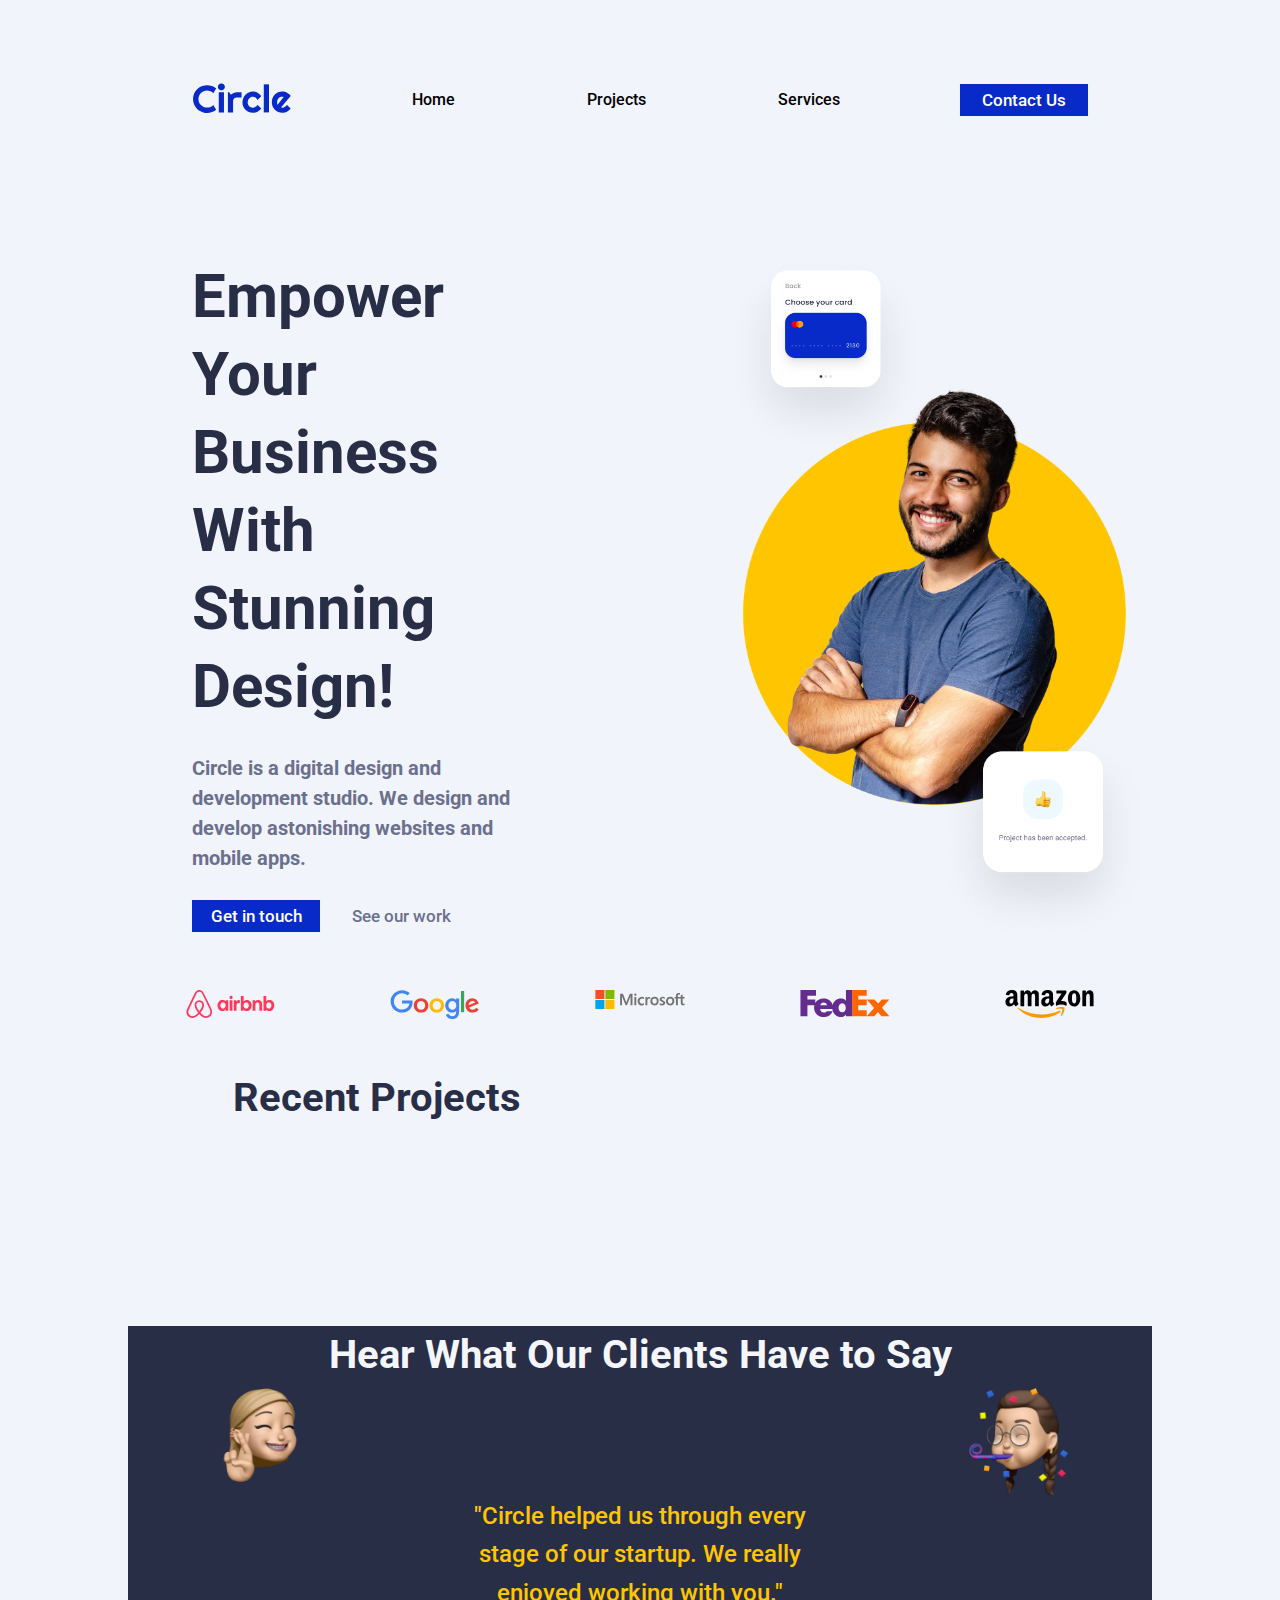
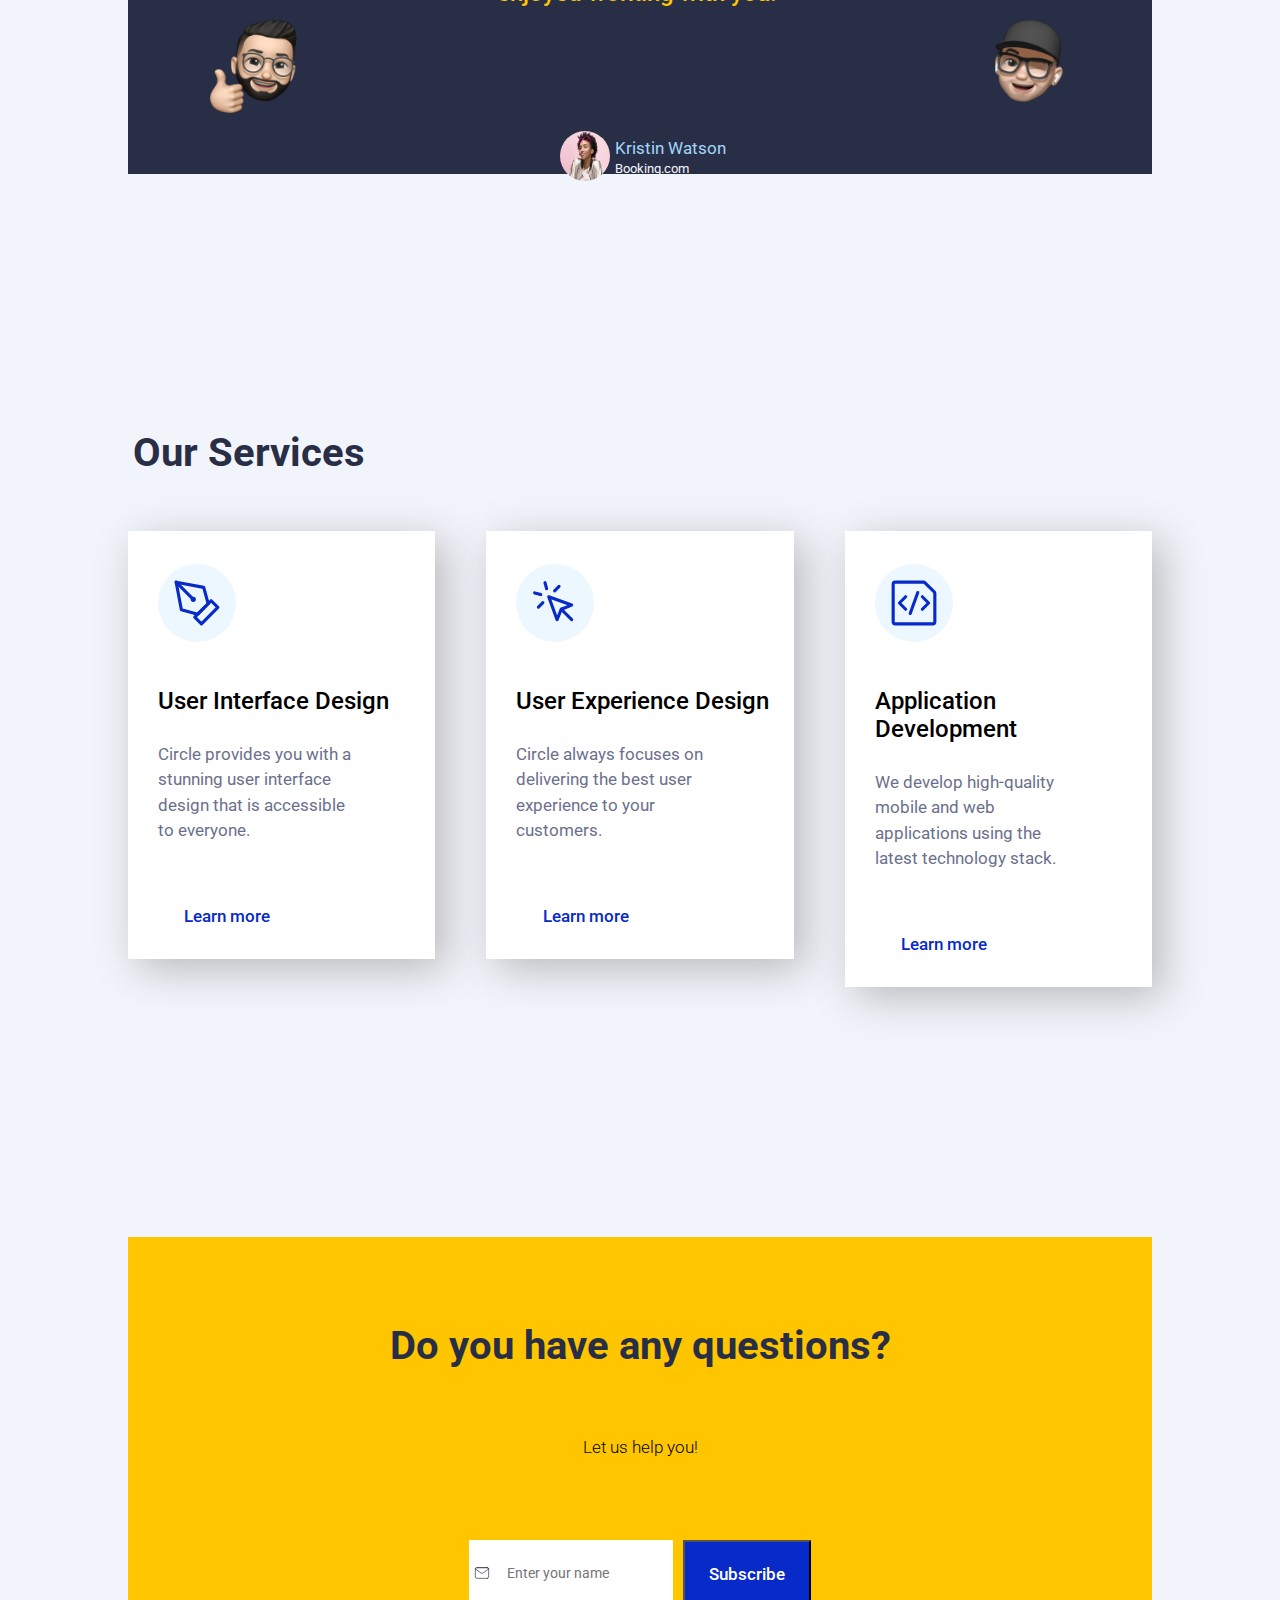
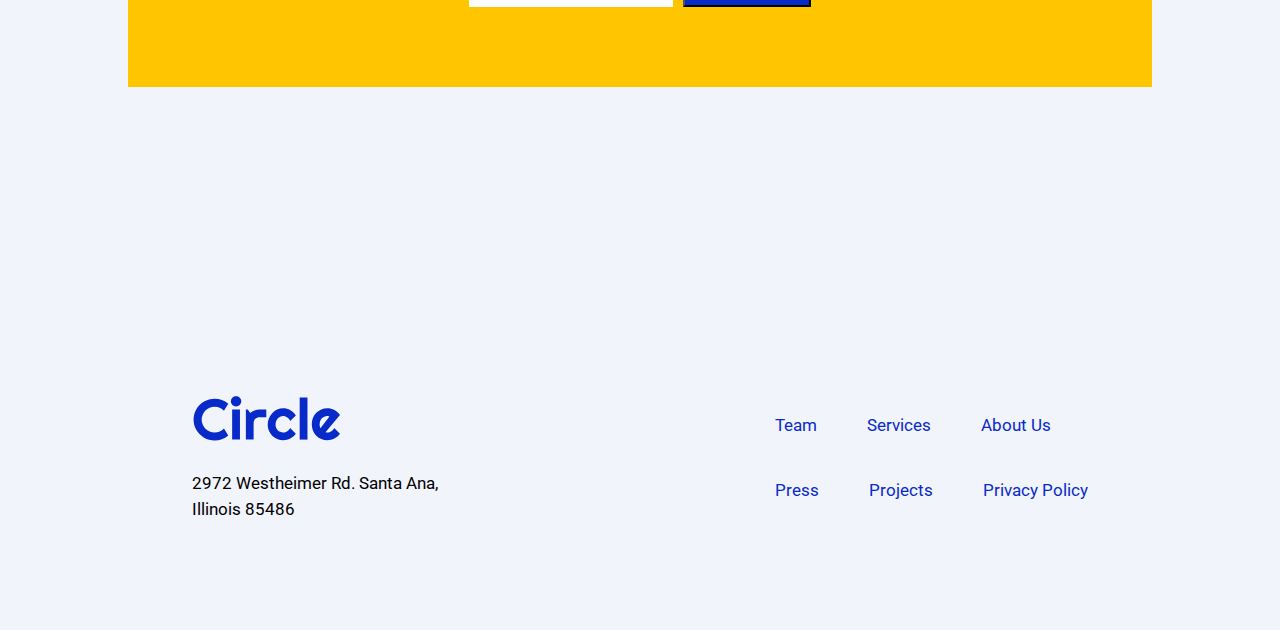
<file: index.html>
<!DOCTYPE html>
<html lang="en">
<head>
    <meta charset="UTF-8">
    <meta http-equiv="X-UA-Compatible" content="IE=edge">
    <meta name="viewport" content="width=device-width, initial-scale=1.0">
    <title>Circle Agency</title>
    <link rel="stylesheet" href="resources/styles/style.css" />
</head>
<body>
    <!-- HEADER SECTION -->
    <header>
        <div>
            <img class="logo-circle" src="./resources/images/logos/circle.svg" alt="circle logo">
        </div>
        <nav>
          <ul class="nav-menu">
            <li class="nav-item"><a href="./index.html" class= "nav-link" >Home</a></li>
            <li class="nav-item"><a href="./project.html" class= "nav-link" >Projects</a></li>
            <li class="nav-item"><a href="#" class= "nav-link" >Services</a></li>
          </ul>
          <div class="hamburger">
            <span class="bar"></span>
            <span class="bar"></span>
            <span class="bar"></span>
          </div>
        </nav>
        <div class="hacemos-y-ya-vemos">
            <button class="style-button-contact" type="button"><a href="./contact-us.html">Contact Us</a></button>
        </div>
    </header>

    <!-- MAIN SECTION -->

    <main>
      <div id="hero-main-section-text">

        <h1>Empower Your Business With Stunning Design!</h1>
    
        <h4>Circle is a digital design and development studio. We design and develop astonishing websites and mobile apps.</h4>

        <div class="hero-main-section-button">
            <button class="getintouch-button" type="button"><a href="./contact-us.html">Get in touch</a></button>

            <button class="seeourwork-button" type="button"><a href="./contact-us.html">See our work</a></button>
        </div>

      </div>

      <div id="hero-main-section-images">

        <!-- <img class="img1" src="./resources/images/hero-section/hero-image.png" alt="Main Image"> -->

        <img class="img2" src="./resources/images/hero-section/card-1.png" alt="Choose your card">

        <img class="img3" src="./resources/images/hero-section/card-2.png" alt="Project has been accepted">

      </div>

  

    </main>

    <!-- CLIENTS SECTION -->
    <section id="clients-section">

       <div class="logo-clients-one">
        <img src="./resources/images/logos/airbnb-logo.svg" alt="airbnb logo">
       </div>

       <div class="logo-clients-one">
        <img src="./resources/images/logos/google-logo.svg" alt="google logo">
       </div>

       <div class="logo-clients-two">
        <img src="./resources/images/logos/microsoft-logo.svg" alt="microsoft logo">
       </div>

       <div class="logo-clients-two">
        <img src="./resources/images/logos/fedex-logo.svg" alt="fedex-logo">
       </div>

       <div>
        <img src="./resources/images/logos/amazon-logo.svg" alt="amazon logo">
       </div>

    </section>

    <!-- RECENT PROJECTS -->
    <section id="recent-project-section">

            <h2>Recent Projects</h2>

            <div class="external-div-project">

                <!-- <div class="internal-div-project">
                    <img class="image-project" src="./resources/images/projects-section/2.jpg" alt="">
                    <h3>Simplify</h3>
                    <p>UI Design & App Development</p>
                    <button class="learn-more-button" type="button"><a href="project.html">Learn More</a></button>
                </div>

                <div class="internal-div-project">
                    <img class="image-project" src="./resources/images/projects-section/2.jpg" alt="">
                    <h3>Dashcoin</h3>
                    <p>Web Development</p>
                    <button class="learn-more-button" type="button"><a href="project.html">Learn More</a></button>
                </div>
                
                <div class="internal-div-project">
                    <img class="image-project" src="./resources/images/projects-section/2.jpg" alt="">
                    <h3>Vectorify</h3>
                    <p>User Experience Design</p>
                    <button class="learn-more-button" type="button"><a href="project.html">Learn More</a></button>
                </div> -->
            </div>
    </section>

    <!-- TESTIMONIAL PROJECTS -->
    <section id="testimonial-project-section">
        <img class="face1" src="./resources/images/testimonial-section/memoji-1.png" alt="memoji img 1">
        <img class="face2" src="./resources/images/testimonial-section/memoji-2.png" alt="memoji img 2">
        <img class="face3" src="./resources/images/testimonial-section/memoji-3.png" alt="memoji img 3">
        <img class="face4" src="./resources/images/testimonial-section/memoji-4.png" alt="memoji img 4">
        
        <div id="central-box-profile">
        <h2>Hear What Our Clients Have to Say</h2>

        <p class="quote">"Circle helped us through every stage of our startup. We really enjoyed working with you."</p>

        <div id="booking">
            <div id="rounded-frame">
                <img src="resources/images/testimonial-section/profile.png" alt="Profile image">
            </div>
            
            <div class="info-profile">
                <p class="name-profile">Kristin Watson</p>
                <p class="url-profile">Booking.com</p>
            </div>

        </div>

    </section>

    <!-- SERVICES SECTION  -->
    <section>
        <h2>Our Services</h2>
        <div>
            <div class="services">
                <div><img src="./resources/images/services-section/icons/1.svg" alt="icon1"></div>
                <h3>User Interface Design</h3>
                <p>Circle provides you with a stunning user interface design that is accessible to everyone.</p>
                <button type="button">Learn more</button>
            </div>
            <div class="services">
                <div><img src="./resources/images/services-section/icons/2.svg" alt="icon2"></div>
                <h3>User Experience Design</h3>
                <p>Circle always focuses on delivering the best user experience to your customers.</p>
                <button type="button">Learn more</button>
            </div>
            <div class="services">
                <div><img src="./resources/images/services-section/icons/3.svg" alt="icon3"></div>
                <h3>Application Development</h3>
                <p>We develop high-quality mobile and web applications using the latest technology stack.</p>
                <button type="button">Learn more</button>
            </div>
        </div>  
    </section>

    <!-- CTA SECTIONa -->
    <section class="cta">
        <h2>Do you have any questions?</h2>
        <p>Let us help you!</p>
        <label for="email"></label><br/>
        <div>
            <input type="email" id="emailcta"  name="email" placeholder="Enter your name"/>
            <button type="button">Subscribe</button>
        </div>
    </section>
    
     <!-- footer -->
     <footer>
        <div id="footericon">
            <img src="./resources/images/logos/circle.svg" alt="iconcircle">
            <p>2972 Westheimer Rd. Santa Ana, Illinois 85486 </p>
        </div>
        
        <div id="footerlist">
                <div class="list1">
                    <ul>
                        <li>Team</li>
                        <li>Services</li>
                        <li>About Us</li>
                    </ul>
                </div>
                <div class="list2">
                    <ul>
                        <li>Press</li>
                        <li>Projects</li>
                        <li>Privacy Policy</li>
                    </ul>
                </div>
        </div>
      </footer>
      <script src="/resources/js/index.js"></script>
</body>
</html>
</file>
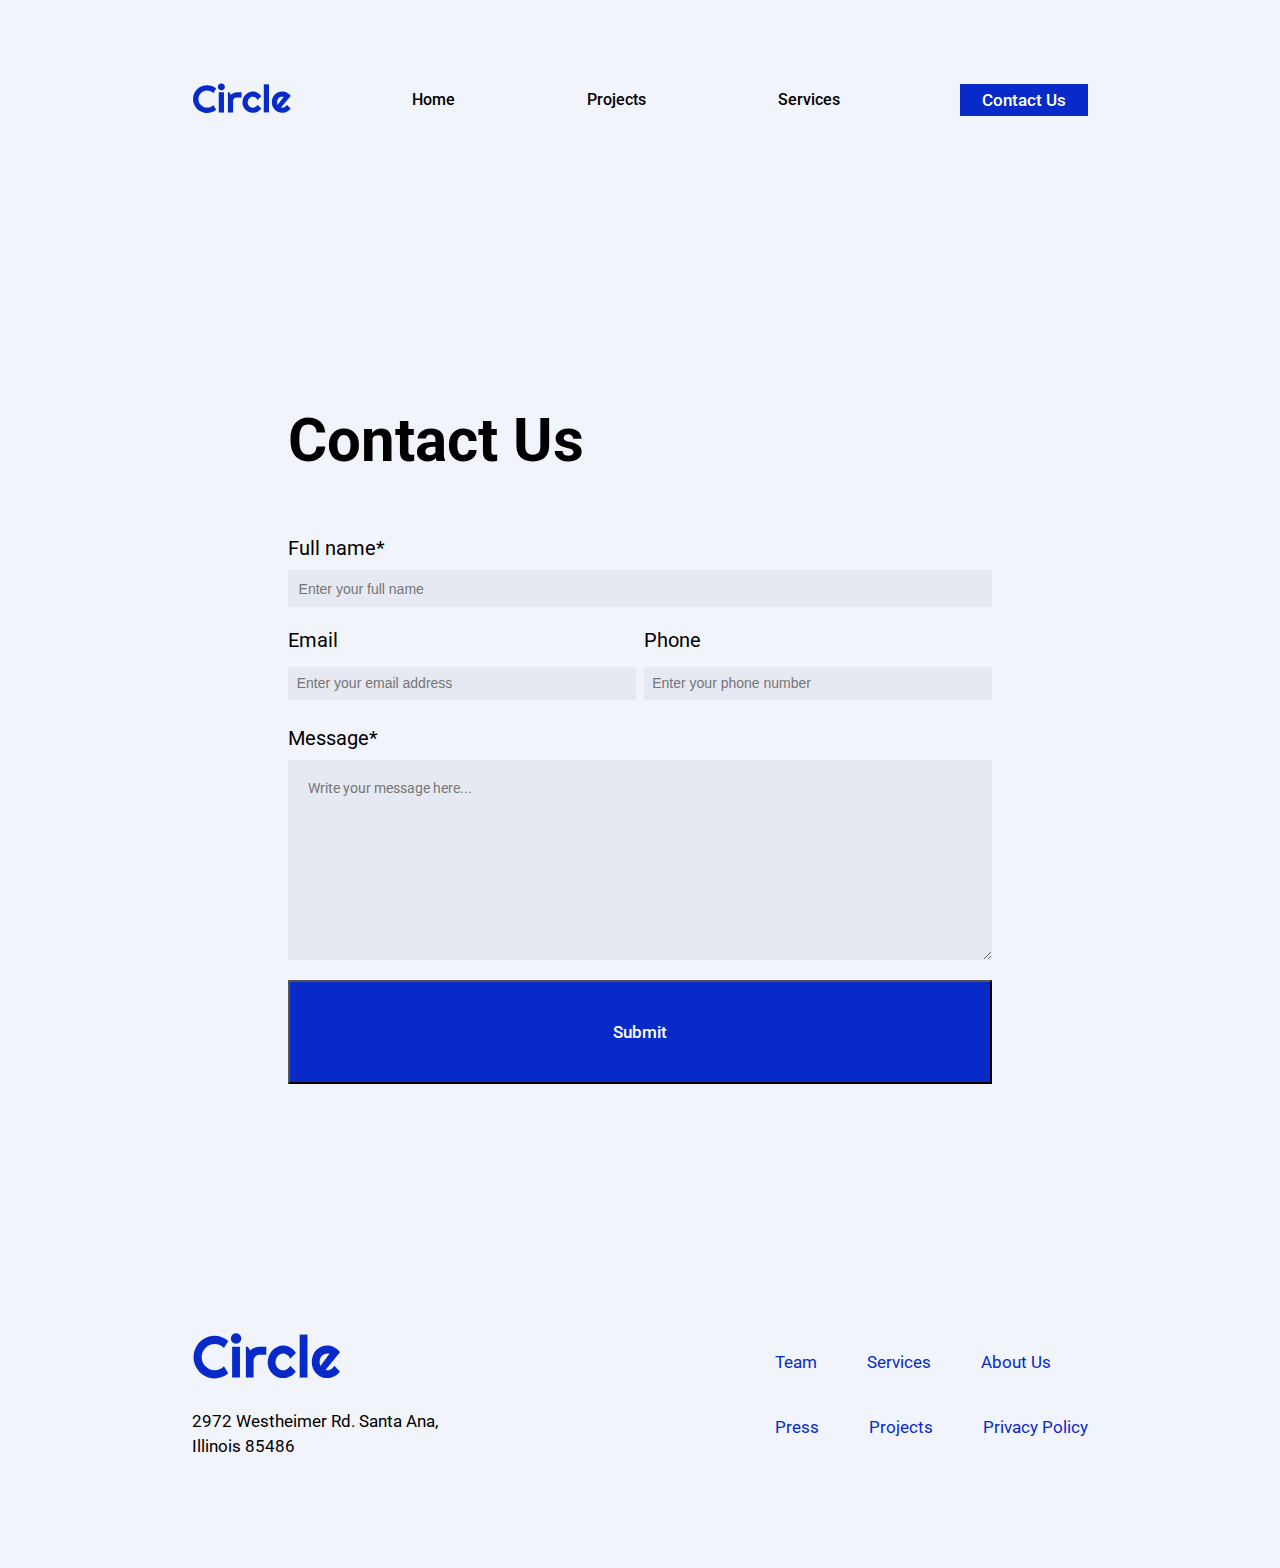
<file: contact-us.html>
<!DOCTYPE html>
<html lang="en">
<head>
  <meta charset="UTF-8">
  <meta http-equiv="X-UA-Compatible" content="IE=edge">
  <meta name="viewport" content="width=device-width, initial-scale=1.0">
  <title>Contact Us</title>
  <link rel="stylesheet" href="./resources/styles/style.css">
</head>
<body>
   <!-- HEADER SECTION -->
   <header>
    <div>
        <img class="logo-circle" src="./resources/images/logos/circle.svg" alt="circle logo">
    </div>
    <nav>
      <ul class="nav-menu">
        <li class="nav-item"><a href="./index.html" class= "nav-link" >Home</a></li>
        <li class="nav-item"><a href="./project.html" class= "nav-link" >Projects</a></li>
        <li class="nav-item"><a href="#" class= "nav-link" >Services</a></li>
      </ul>
      <div class="hamburger">
        <span class="bar"></span>
        <span class="bar"></span>
        <span class="bar"></span>
      </div>
    </nav>
    <div class="hacemos-y-ya-vemos">
        <button class="style-button-contact" type="button"><a href="./contact-us.html">Contact Us</a></button>
    </div>
</header>

<!-- FORM SECTION -->

  <section id="contactform">
    
      <h1 id="h1form">Contact Us</h1>
    
    <div>
      <form id="form">
          <label for="fname">Full name*</label>
          <input type="text"name="fname"  id="name" placeholder="Enter your full name">

          <div class="form2">
            <div>
              <label for="email">Email</label>
              <input type="email" id="email" name="email" placeholder="Enter your email address">
            </div>

            <div>
              <label for="phone">Phone</label>
              <input type="number" id="phone" name="phone" placeholder="Enter your phone number">
            </div>

          </div>
          <label for="msn">Message*</label>
          <textarea name="" id="message" cols="30" rows="10" placeholder="Write your message here..."></textarea>
          <button>Submit</button>
      </form>
    </div>
  </section>
  <footer>
    <div id="footericon">
        <img src="./resources/images/logos/circle.svg" alt="iconcircle">
        <p>2972 Westheimer Rd. Santa Ana, Illinois 85486 </p>
    </div>

    <!-- FOOTER SECTION -->
    
    <div id="footerlist">
            <div class="list1">
                <ul>
                    <li>Team</li>
                    <li>Services</li>
                    <li>About Us</li>
                </ul>
            </div>
            <div class="list2">
                <ul>
                    <li>Press</li>
                    <li>Projects</li>
                    <li>Privacy Policy</li>
                </ul>
            </div>
    </div>
  </footer>
  <script src="./resources/js/contact.js"></script>
</body>
</html>
</file>
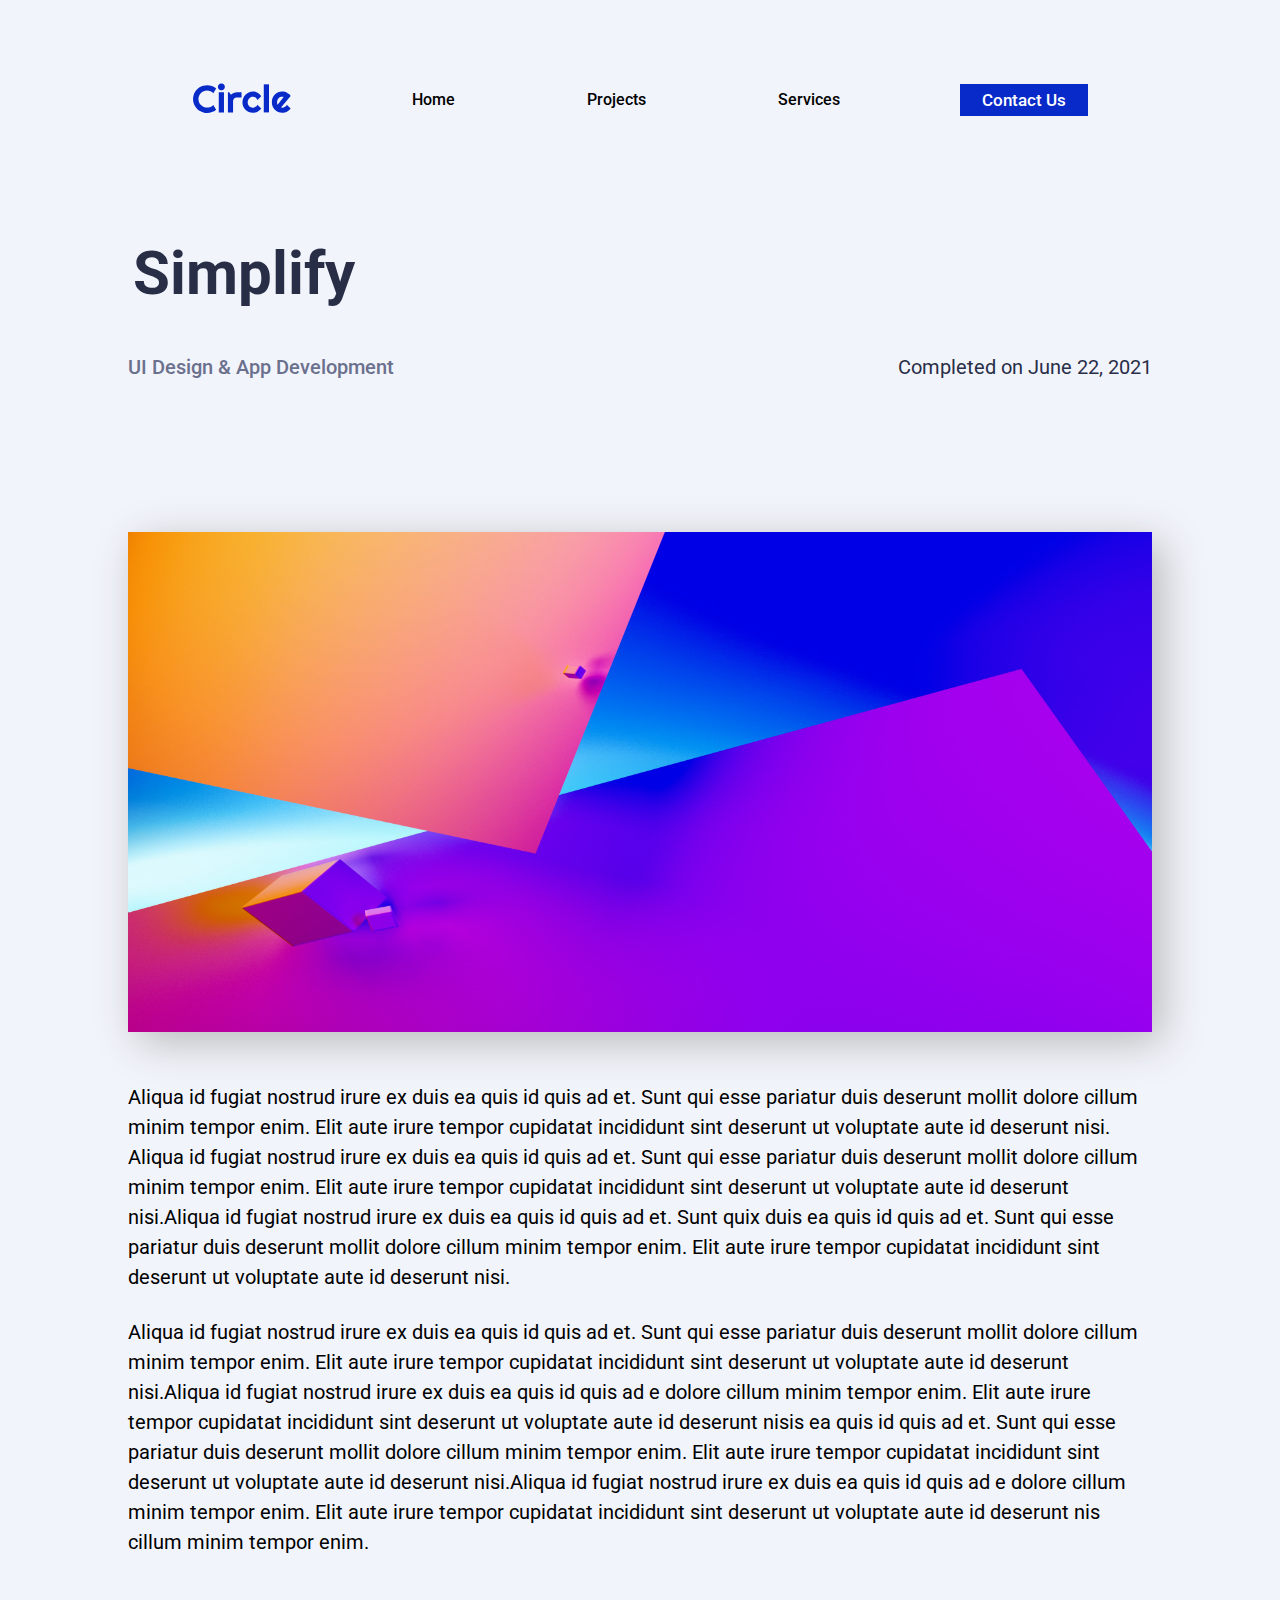
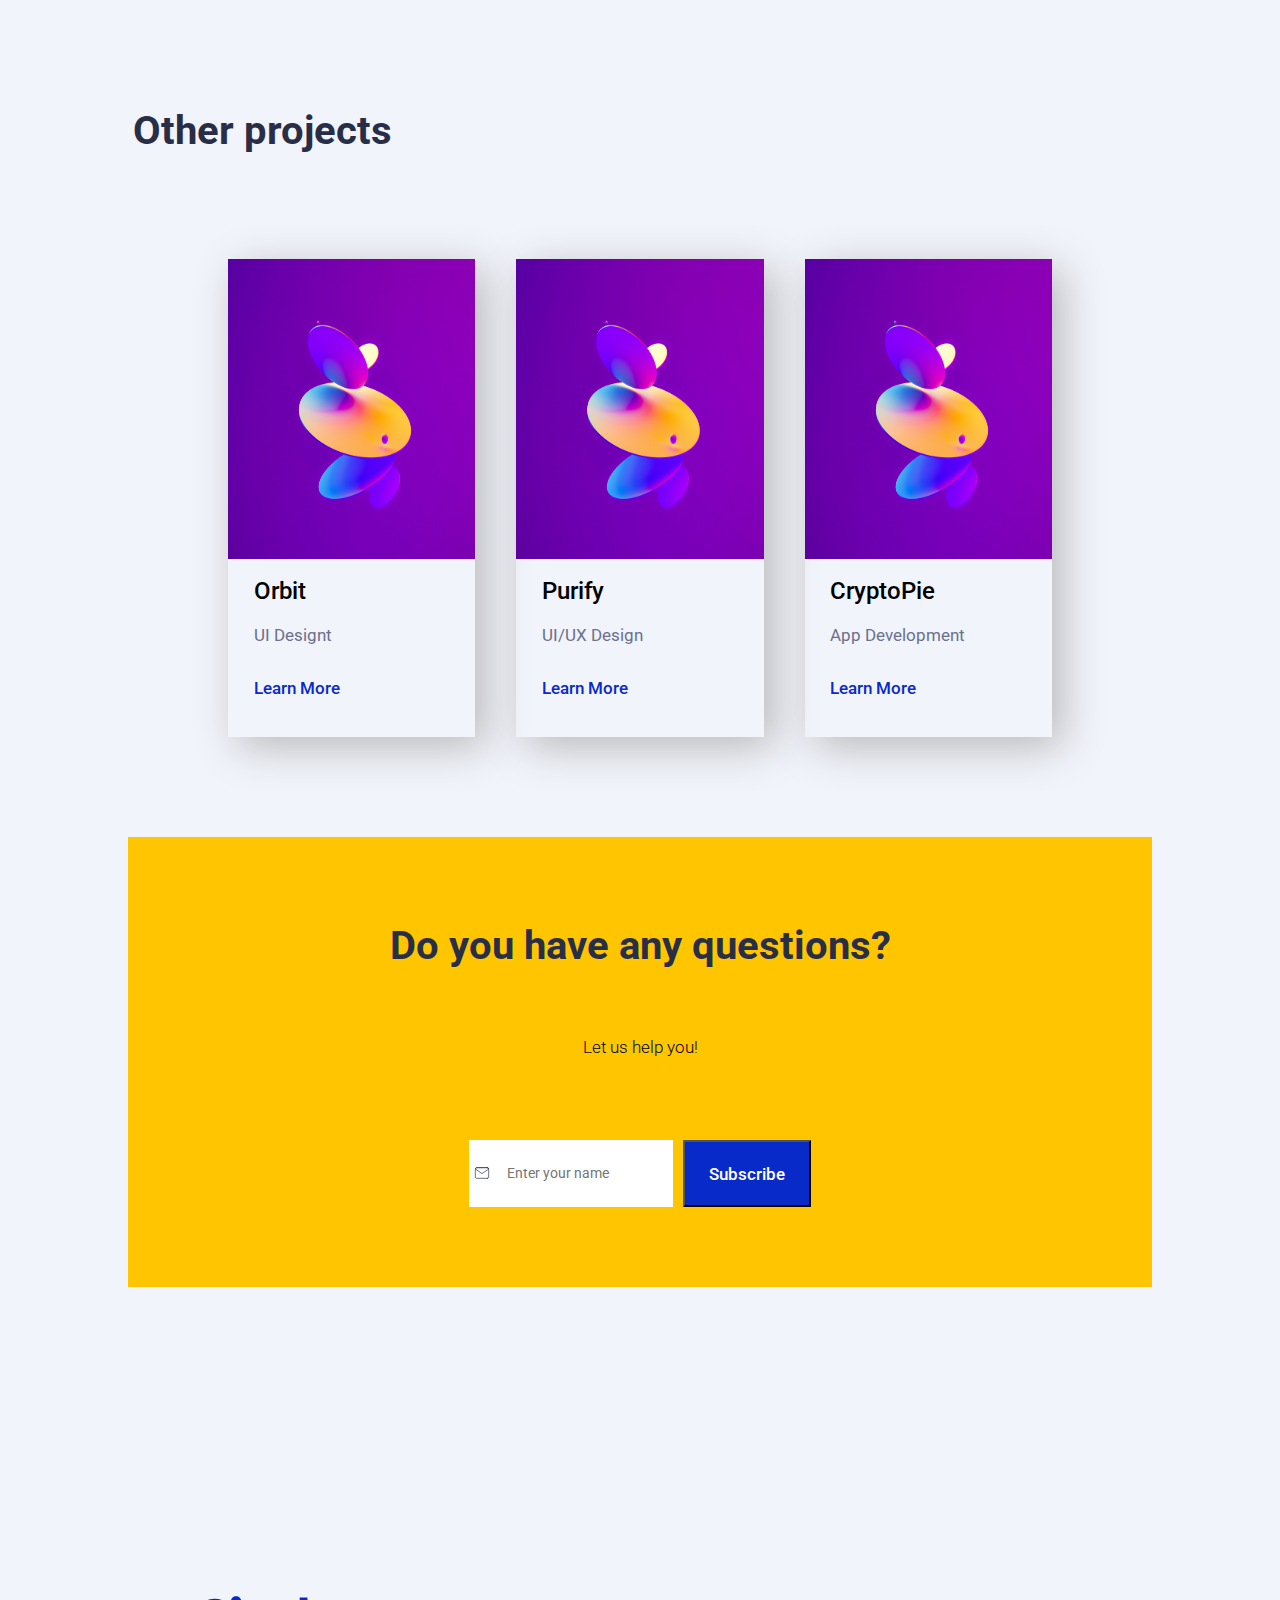
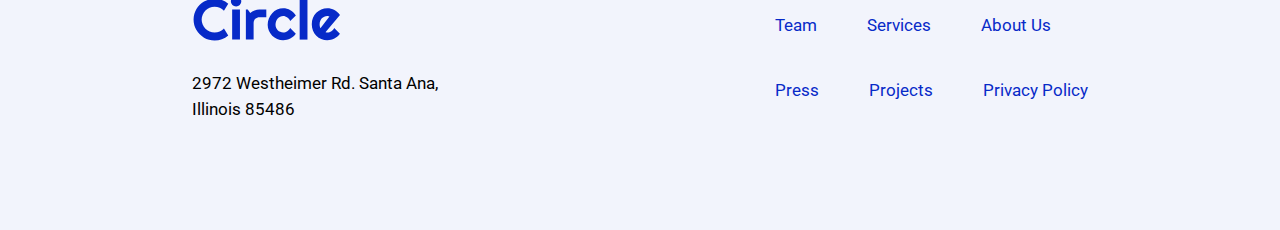
<file: project.html>
<!DOCTYPE html>
<html lang="en">
  <head>
    <meta charset="UTF-8" />
    <meta http-equiv="X-UA-Compatible" content="IE=edge" />
    <meta name="viewport" content="width=device-width, initial-scale=1.0" />
    <title>Circle Agency</title>
    <link rel="stylesheet" href="resources/styles/style.css" />
  </head>
  <body>

    <!-- HEADER SECTION -->
    <header>
      <div>
          <img class="logo-circle" src="./resources/images/logos/circle.svg" alt="circle logo">
      </div>
      <nav>
        <ul class="nav-menu">
          <li class="nav-item"><a href="./index.html" class= "nav-link" >Home</a></li>
          <li class="nav-item"><a href="./project.html" class= "nav-link" >Projects</a></li>
          <li class="nav-item"><a href="#" class= "nav-link" >Services</a></li>
        </ul>
        <div class="hamburger">
          <span class="bar"></span>
          <span class="bar"></span>
          <span class="bar"></span>
        </div>
      </nav>
      <div class="hacemos-y-ya-vemos">
          <button class="style-button-contact" type="button"><a href="./contact-us.html">Contact Us</a></button>
      </div>
  </header>

    <!-- MAIN SECTION -->
    <main id="main-project-section" class="proba">

      <h2>Simplify</h2>

      <div class="subtitle-left">
            <p>UI Design & App Development</p>

          <div class="subtitle-right">
            <p>Completed on June 22, 2021</p>
          </div>

      </div>

      <img src="./resources/images/projects-section/1.jpg" alt="">

      <p>Aliqua id fugiat nostrud irure ex duis ea quis id quis ad et. Sunt qui esse pariatur duis deserunt mollit dolore cillum minim tempor enim. Elit aute irure tempor cupidatat incididunt sint deserunt ut voluptate aute id deserunt nisi. Aliqua id fugiat nostrud irure ex duis ea quis id quis ad et. Sunt qui esse pariatur duis deserunt mollit dolore cillum minim tempor enim. Elit aute irure tempor cupidatat incididunt sint deserunt ut voluptate aute id deserunt nisi.Aliqua id fugiat nostrud irure ex duis ea quis id quis ad et. Sunt quix duis ea quis id quis ad et. Sunt qui esse pariatur duis deserunt mollit dolore cillum minim tempor enim. Elit aute irure tempor cupidatat incididunt sint deserunt ut voluptate aute id deserunt nisi.</p>

      <p>Aliqua id fugiat nostrud irure ex duis ea quis id quis ad et. Sunt qui esse pariatur duis deserunt mollit dolore cillum minim tempor enim. Elit aute irure tempor cupidatat incididunt sint deserunt ut voluptate aute id deserunt nisi.Aliqua id fugiat nostrud irure ex duis ea quis id quis ad e dolore cillum minim tempor enim. Elit aute irure tempor cupidatat incididunt sint deserunt ut voluptate aute id deserunt nisis ea quis id quis ad et. Sunt qui esse pariatur duis deserunt mollit dolore cillum minim tempor enim. Elit aute irure tempor cupidatat incididunt sint deserunt ut voluptate aute id deserunt nisi.Aliqua id fugiat nostrud irure ex duis ea quis id quis ad e dolore cillum minim tempor enim. Elit aute irure tempor cupidatat incididunt sint deserunt ut voluptate aute id deserunt nis cillum minim tempor enim. </p>

    </main>

    <!-- OTHER PROJECTS SECTION -->

    <section id="other-projects-section">

      <h2>Other projects</h2>

      <div class="external-div-project">

        <div class="internal-div-project">
            <img class="image-project" src="./resources/images/projects-section/2.jpg" alt="">
            <h3>Orbit</h3>
            <p>UI Designt</p>
            <button class="learn-more-button" type="button">Learn More</button>
        </div>

        <div class="internal-div-project">
             <img class="image-project" src="./resources/images/projects-section/2.jpg" alt="">
            <h3>Purify</h3>
            <p>UI/UX Design</p>
            <button class="learn-more-button" type="button">Learn More</button>
        </div>
              
        <div class="internal-div-project">
            <img class="image-project" src="./resources/images/projects-section/2.jpg" alt="">
            <h3>CryptoPie</h3>
            <p>App Development</p>
            <button class="learn-more-button" type="button">Learn More</button>
        </div>

      </div>
    </section>

       <!-- CTA SECTIONa -->
    <section class="cta">
      <h2>Do you have any questions?</h2>
      <p>Let us help you!</p>
      <label for="email"></label><br/>
      <div>
          <input type="email" id="emailcta"  name="email" placeholder="Enter your name"/>
          <button type="button">Subscribe</button>
      </div>
    </section>

     <!-- footer -->
     <footer>
      <div id="footericon">
          <img src="./resources/images/logos/circle.svg" alt="iconcircle">
          <p>2972 Westheimer Rd. Santa Ana, Illinois 85486 </p>
      </div>
      
      <div id="footerlist">
              <div class="list1">
                  <ul>
                      <li>Team</li>
                      <li>Services</li>
                      <li>About Us</li>
                  </ul>
              </div>
              <div class="list2">
                  <ul>
                      <li>Press</li>
                      <li>Projects</li>
                      <li>Privacy Policy</li>
                  </ul>
              </div>
      </div>
    </footer>
    <script src="/resources/js/project.js"></script>
  </body>

</html>
</file>
<file: resources/styles/style.css>
@import url("https://fonts.googleapis.com/css2?family=Cinzel&family=Roboto:wght@100;300;400;500&display=swap");

:root {
  --primary: #072ac8;
}

* {
  margin: 0;
  padding: 0;
  box-sizing: border-box;
  /* border: 1px red solid; */
}

body {
  font-family: "Roboto", sans-serif;
  width: 80%;
  margin: auto;
  background-color: #F2F4FC;
}


/* ------------------------------ INDEX html ------------------------------ */

/* ------------------------------ HEADER SECTION (COMMON SECTION) ------------------------------ */

header{
  /* position: fixed;
  z-index: 1; */
  height: 200px;
  width: 100%;
  display: flex;
  justify-content: space-between;
  align-items: center;
  margin-bottom: 5vh;
  padding: 1vw 5vw 1vw 5vw;
}

.logo-circle {
  width: 100px;
  height: auto;
}

nav ul {
  list-style: none;
  display: flex;
  justify-content: space-around;
  align-items: center;
  gap: 100px;
}

nav a {
  font-family: "Roboto";
  font-weight: 500;
  font-size: 16px;
  line-height: 22.1px;
  text-decoration: none;
  color: black;
  padding: 0 16px;
}

nav a:hover{
  color: #072AC8;

}

/* BUTTON CONTACT US STYLE */

.style-button-contact{
  display: flex;
  flex-direction: row;
  justify-content: center;
  align-items: center;
  gap: 10px;
  width: 10vw;
  height: 2.5vw;
  background: #072AC8;
  color: white;
  border: none;
}

button:hover{
  color: white;
  background-color: #292E47;
  transition: background-color .5s;
}

.style-button-contact a{
  display: flex;
  text-align: center;
  margin: auto;
  flex-wrap: nowrap;
  color: white;
  font-family: "Roboto";
  font-weight: 500;
  font-size: 17px;
  text-decoration: none;
}

/* HAMBURGER MENU */

.hamburger{
  display: none;
  cursor: pointer;
}

.bar{
  display: block;
  width: 25px;
  height: 3px;
  margin: 5px auto;
  -webkit-transition: all 0.3s ease-in-out;
  transition: all 0.3s ease-in-out;
}


/* ------------------------------ MAIN SECTION------------------------------ */

main {
  display: flex;
  flex-direction: row;
  flex-wrap: nowrap;
  height: 700px;
  margin-bottom: 5vh;
}

#hero-main-section-text {
  display: flex;
  flex-direction: column;
  width: 100vw;
  justify-content: center;
  padding: 1vw 1vw 1vw 5vw;
}

#hero-main-section-text h1{
  font-family: "Roboto", sans-serif;
  font-weight: bold;
  font-size: 60px;
  line-height: 130%;
  color: #292E47;
  margin-bottom: 3vh;
  width: 70%;
}

#hero-main-section-text h4{
  font-family: "Roboto", sans-serif;
  font-style: normal;
  font-weight: 400px;
  font-size: 20px;
  line-height: 150%;
  color: #6B708D;
  margin-bottom: 3vh;
  width: 70%;
}

.hero-main-section-button{
 display: flex;
 gap: 5%;
 width: 70%;
}

.getintouch-button{
  display: flex;
  flex-direction: row;
  justify-content: center;
  align-items: center;
  gap: 10px;
  width: 10vw;
  height: 2.5vw;
  background: #072AC8;
  border: none;
}

.getintouch-button a{
 display: flex;
 text-align: center;
 margin: auto;
 flex-wrap: nowrap;
 color: white;
 font-family: "Roboto";
 font-weight: 500;
 font-size: 17px;
 text-decoration: none;
}

.seeourwork-button{
  display: flex;
  flex-direction: row;
  justify-content: center;
  align-items: center;
  gap: 10px;
  width: 10vw;
  height: 2.5vw;
  background: none;
  border: none;
}
.seeourwork-button a{
  display: flex;
  text-align: center;
  margin: auto;
  flex-wrap: nowrap;
  color: #6B708D;
  font-family: "Roboto";
  font-weight: 500;
  font-size: 17px;
  text-decoration: none;
}

#hero-main-section-images{
background-image: url("/resources/images/hero-section/hero-image.png");
background-repeat: no-repeat;
background-position: center center;
background-size: 30vw;
position: relative;
width: 80vw;
height: 700px;
}

.img1{
  display: none;
}

.img2{
  position: absolute;
  top: 0;
  left: 0;
  width: 17vw;
  height: 17vw;
}

.img3{
  position: absolute;
  bottom: 0;
  right: 0;
  width: 17vw;
  height: 17vw;
}

/* ------------------------------ CLIENTS SECTION ------------------------------ */

#clients-section{
  display: flex;
  justify-content: space-around;
  margin-bottom: 5vh;
 }
 
 #clients-section img{
   width: 7vw;
   height: auto;
  }
 

/* ------------------------------ RECENT PROJECTS SECTION ------------------------------ */

#recent-project-section{
  margin-bottom: 5vh;
}

#recent-project-section h2 {
  font-family: 'Roboto';

  font-weight: bold;
  font-size: 40px;
  line-height: 47px;
  padding: 5px;
  margin: 0px 0px 0px 100px;
  color: #292E47;
}

.external-div-project {
  display: flex;
  flex-direction: row;
  justify-content: space-between;
  flex-wrap: nowrap;
  /* align-items: baseline; */
  margin: 100px;
}

.internal-div-project {
  display: flex;
  flex-direction: column;
  flex-wrap: wrap;
  justify-content: center;
  align-items: left;
  width: 30%;
  box-shadow: 10px 10px 40px #B9B9B9;
}

.internal-div-project img{
  display: flex;
  justify-content: center;
  width: 100%;
  margin-bottom: 2vh;
  height: 300px;
}

.internal-div-project h3{
  font-family: 'Roboto';
  font-style: normal;
  font-weight: 500;
  font-size: 24px;
  line-height: 28px;
  margin-bottom: 2vh;
  margin-left: 2vw;
}

.internal-div-project p{
  font-family: 'Roboto';
  font-style: normal;
  font-weight: 400;
  font-size: 17px;
  line-height: 150%;
  color: #6B708D;;
  margin-bottom: 3vh;
  margin-left: 2vw;
}

.learn-more-button{
  display: flex;
  justify-content: start;
  font-family: "Roboto";
  background: white;
  font-family: 'Roboto';
  font-style: normal;
  font-weight: 500;
  font-size: 17px;
  line-height: 150%;
  color: #072AC8;
  border: none;
  background-color: transparent;
  margin-bottom: 4vh;
  margin-left: 2vw;
}

/* ------------------------------ TESTIMONIALS SECTION ------------------------------ */

#testimonial-project-section{
  background-color: #292E47;
  display: flex;
  flex-direction: column;
  align-items: center;
  height: 35vw;
  position:relative;
  margin-bottom: 250px;
}

.face1{
  position: absolute;
  top: 0;
  left: 0;
  width: 10vw;
  height: 10vw;
  margin: 5vh 5vw;
}
  
.face2{
  position: absolute;
  bottom: 0;
  right: 0;
  width: 10vw;
  height: 10vw;
  margin: 5vh 5vw;
}

.face3{
  position: absolute;
  bottom: 0;
  left: 0;
  width: 10vw;
  height: 10vw;
  margin: 5vh 5vw;
} 

.face4{
  position: absolute;
  top: 0;
  right: 0;
  width: 10vw;
  height: 10vw;
  margin: 5vh 5vw;
} 

#central-box-profile{
  margin: auto;
  display: flex;
  flex-direction: column;
  align-items: center;
}

#testimonial-project-section h2{
  font-family:'Roboto';
  font-style: normal;
  font-weight: bold;
  font-size: 40px;
  line-height: 47px;
  color: #F4F6FC;
  margin-bottom: 18%;
}
.quote{
  font-family: 'Roboto';
  font-style: normal;
  font-weight: 500;
  font-size: 24px;
  line-height: 160%;
  text-align: center;
  color: #FFC600;
  width: 28vw;
  margin-bottom: 18%;
}

#booking{
  display: flex;
}
#rounded-frame img{
  width: 50px;
  height: 50px;
  margin: 5px;
  border-radius: 50%;
}

.info-profile{
  display: flex;
  flex-direction: column;
  justify-content: center;
}
.name-profile{
  font-family: 'Roboto';
  font-style: normal;
  font-weight: 400;
  font-size: 17px;
  line-height: 100%;
  color: #A2D6F9;
  margin-bottom: 0.5vh;
 
}
.url-profile{
  font-family: 'Roboto';
  font-style: normal;
  font-weight: 400;
  font-size: 13px;
  line-height: 15px;
  color: #F4F6FC;
 
}

/* ------------------------------ Services ------------------------------ */
/* section 4 */


section:nth-of-type(4) {
  display: flex;
  flex-direction: column;
  text-align: left;
  margin-bottom: 250px;
  
}
section:nth-of-type(4) h2{
  font-weight: bold;
  font-size: 40px;
}

section:nth-of-type(4) div{
  display: flex;
  flex-direction: row;
  justify-content: space-between;
  flex-wrap: nowrap;
  align-items: baseline;
  align-items: left;
  padding: 0 1 rem;
}

section:nth-of-type(4) .services img{
  width: 50px;
  height: 50px;
}

section:nth-of-type(4) .services div{
  border-radius: 50%;
  background-color: #ECF7FF;
  padding: 5%;
  margin: 2vh 2vw 5vh 1vw;
}

section:nth-of-type(4) .services{
  display: flex;
  flex-direction: column;
  justify-content: left;
  align-items: left;
  width: 30%;
  background-color: white;
  box-shadow: 10px 10px 40px #B9B9B9;
  padding: 15px;
  
}
section:nth-of-type(4) .services h3{
  display: flex;
  flex-direction: column;
  justify-content: left;
  align-items: left;
  width: auto;
  font-family: 'Roboto';
  font-style: normal;
  font-weight: 500;
  font-size: 24px;
  line-height: 28px;
  margin-bottom: 3vh;
  margin-left: 15px;
}
section:nth-of-type(4) .services p{
  display: flex;
  flex-direction: column;
  justify-content: left;
  align-items: left;
  width: 70%;
  margin-bottom: 60px;
  font-family: 'Roboto';
  font-style: normal;
  font-weight: 400;
  font-size: 17px;
  line-height: 150%;
  color: #6B708D;

}

section:nth-of-type(4) .services button{
  display: flex;
  flex-direction: column;
  justify-content: left;
  align-items: left;
  width: 50%;
  background-color: white;
  color: #072AC8;
  font-family: 'Roboto';
  font-style: normal;
  font-weight: 500;
  font-size: 17px;
  line-height: 150%;
  margin-bottom: 15px;
  border: none;
}






/* ------------------------------ Questions form ------------------------------ */

/* Your CSS code goes here */
.cta {
  background-color: #FFC600;
  height: 50vh;
  display: flex;
  flex-direction: column;
  align-items: center;
  justify-content: center;
  margin-bottom: 250px;

}
.cta h2{
  display: flex;
  font-family:'Roboto';
  font-style: normal;
  font-weight: bold;
  font-size: 40px;
  line-height: 47px;
  color: #292E47;
  text-align: center;

}
.cta p{
  width: auto;
  margin-bottom: 50px;
  font-family:'Roboto';
  font-style: normal;
  font-weight: 300;
  font-size: 17px;
  line-height: 47px;
}

.cta button{
  background: #072AC8;
  display: flex;
  justify-content: center;
  align-items: center;
  padding: 15px 37px;
  gap: 10px;
  width: 10vw;
  height: auto;
  left: 658px;
  top: 147px;
  font-weight: 600;
  color: white;
  font-family: "Roboto";
  font-weight: 500;
  font-size: 17px;
  text-decoration: none;
}

.cta button:hover{
  color: white;
  background-color: #292E47;
  transition: background-color .5s;
}

.cta input{
  box-sizing: border-box;
  width: 16vw;
  height: auto;
  /* margin: 0 0.5rem; */
  border: none;
  /* left: 245px;
  top: 147px; */
  font-family: 'Roboto';
  font-style: normal;
  font-weight: 400;
  font-size: 14px;
  line-height: 150%;
  background: url(/resources/images/newsletter/icon/mail.svg) no-repeat 3%;
  background-size: 8%;
  background-color: white;
  padding-left: 3vw;
}

/* separando el input del subscribe button */
.cta div{
  display: flex;
  gap: 10px;
  height: 15%;
}


/* ------------------------------ Footer ------------------------------ */
footer{
  display: flex;
  height: 242px;
  justify-content: space-between;
  margin: auto;
  align-items: center;
  padding: 1vw 5vw 1vw 5vw;
  margin-bottom: 5%;
}

#footericon p{
  font-family: 'Roboto';
  font-style: normal;
  font-weight: 400;
  font-size: 17px;
  line-height: 150%;
  flex-wrap: wrap;
  width: 80%;

}
#footericon img{
  width: 150px;
  height: auto;
  margin-bottom: 25px;
}

#footerlist{
  display: flex;
  flex-direction: column;
  align-content: space-around;
  
}

.list1 ul{
  display: flex;
  list-style: none;
  gap: 50px;
  margin-bottom: 40px;
  font-family: 'Roboto';
  font-style: normal;
  font-weight: 400;
  font-size: 17px;
  line-height: 150%;
  color:#072ac8;
  
}
.list2 ul{
  display: flex;
  list-style: none;
  gap: 50px;
  font-style: normal;
  font-weight: 400;
  font-size: 17px;
  line-height: 150%;
  color:#072ac8;
}




/* -------------------------------------------------------------------------- */


/* ------------------------------ PROJECT html ------------------------------ */
/* -------------------------------------------------------------------------- */

/* ------------------------------ MAIN SECTION------------------------------ */

h2 {
  font-family: 'Roboto';
  font-style: normal;
  font-weight: bold;
  font-size: 60px;
  line-height: 47px;
  padding: 5px;
  margin-bottom: 50px;
  color: #292E47;
}

#main-project-section{
  display: flex;
  flex-direction: column;
  margin-bottom: 5vh;
}

.subtitle-left{
  display: flex;
  justify-content: space-between;
  font-family: 'Roboto';
  font-style: normal;
  font-weight: 500;
  font-size: 24px;
  line-height: 28px;
  color: #6B708D;
  margin-bottom: 50px;
}

.subtitle-right{
  display: flex;
  font-family: 'Roboto';
  font-style: normal;
  font-weight: 400;
  font-size: 20px;
  line-height: 150%;
  text-align: right;
  color: #292E47;
}

#main-project-section img{
  height: 500px;
  box-shadow: 10px 10px 40px #B9B9B9;
  margin-bottom: 50px;
}

#main-project-section p{
   margin-bottom: 25px;
   font-size: 20px;
   line-height: 30px;
}

#main-project-section p:last-child{
  margin-bottom: 100px;
  
}

.proba {
  height: 100%;
}

/* ------------------------------ OTHER PROJECTS SECTION ------------------------------ */


#other-projects-section h2 {
  font-family: 'Roboto';
  font-style: normal;
  font-weight: bold;
  font-size: 40px;
  line-height: 47px;
  padding: 5px;
  margin-bottom: 50px;
  color: #292E47;
}

/* ------------------------------ CTA SECTION ------------------------------ */


.cta{
  background-color: #FFC600;
  height: 50vh;
  display: flex;
  flex-direction: column;
  align-items: center;
  justify-content: center;
  margin-bottom: 250px;
}



/* ----------------------------------------------------------------------------- */
/* ------------------------------ CONTACT-US html ------------------------------ */
/* ----------------------------------------------------------------------------- */

/* ------------------------------ Form ------------------------------ */

/* Your CSS code goes here */

form {
  display: flex;
  flex-direction: column;
  justify-content: space-around;
  gap: 10px;
  width: 100%;
  margin-bottom: 30px;
  font-size: 20px;
}

form .form2{
  display: flex;
  flex-direction: row;
  gap: 1%;
}

form .form2 div{
  display: flex;
  flex-direction: column;
  width: 50%;
  gap: 15px;
  font-size: 20px;
  margin-bottom: 1.5%;
}

form button{
  background-color: #072AC8;
  color: white;
  padding: 40px ;
  font-family: "Roboto";
  font-weight: 500;
  font-size: 17px;
  text-decoration: none;
}

form button:hover{
  color: white;
  background-color: #292E47;
  transition: background-color .5s;
}

form input{
  background-color: #E6E9F1;
  padding: 1.5%;
  font-size: 14px;
  margin-bottom: 1.5%;
  border: none;
}

form textarea{
  background-color: #E6E9F1;
  padding: 20px;
  font-size: 14px;
  font-family: "Roboto";
  margin-bottom: 1.5%;
  border: none;
}

#contactform {
  padding:160px;
}

#h1form{
  margin-bottom: 60px;
  font-weight: bold;
  font-size: 60px;
}

#email, #phone{
  padding: 2.5%;
}




/* ----------------------------------------------------------------------------- */
/* ------------------------------ About html ------------------------------ */
/* ----------------------------------------------------------------------------- */

/* Your CSS code goes here */

/* --------------------------------------------------------------------------- */
/* ------------------------------ MEDIA QUERIES ------------------------------ */
/* --------------------------------------------------------------------------- */

/* ------------------------- Smaller than 990px (tablet) ------------------------- */
/* @media (max-width: 990px) {} */


/* ------------------------- Smaller than 766px (mobile) ------------------------- */

@media (max-width: 766px) {

/* INDEX PAGE */

  body {
    width: 100%;
    margin: auto;
  }

/* HEADER SECTION */

header{
  height: 30%;
  width: auto;
  display: flex;
  justify-content: space-between;
  align-items: center;
  margin-bottom: 5vh;
  padding: 1vw 5vw 1vw 5vw;
}

/* HEADER SECTION - HAMBURGER MENU */
.bar{
  background-color: blue;
}

.hacemos-y-ya-vemos, .style-button-contact{
  display: none;
}

.hamburger{
  display: block;
}

.hamburger.active .bar:nth-child(2) {
  opacity: 0;
}

.hamburger.active .bar:nth-child(1) {
  transform: translateY(8px) rotate(45deg);
}

.hamburger.active .bar:nth-child(3) {
  transform: translateY(-8px) rotate(-45deg);
}

.nav-menu{
  z-index: 2;
  position: fixed;
  left: -100%;
  top: 50px;
  gap: 0;
  flex-direction: column;
  background-color: #c8cad5;
  width: 100%;
  text-align: left;
  transition: 0.3s;
}

.nav-item{
  margin: 16px 0px;
}

.nav-menu.active{
  left: 0;
}

/* MAIN SECTION */

main {
  display: flex;
  flex-direction: column;
  flex-wrap: nowrap;
  
  margin-bottom: 5vh;
}

#hero-main-section-text {
  display: flex;
  flex-direction: column;
  width: 100%;
  justify-content: center;
  align-items: center;
}

#hero-main-section-text h1{
  font-family: "Roboto", sans-serif;
  font-weight: bold;
  font-size: 40px;
  line-height: 130%;
  color: #292E47;
  margin-bottom: 3vh;
  width: 90%;
  text-align: center;
}

#hero-main-section-text h4{
  font-family: "Roboto", sans-serif;
  font-style: normal;
  font-weight: 400px;
  font-size: 17px;
  line-height: 150%;
  color: #6B708D;
  margin-bottom: 3vh;
  width: 80%;
  text-align: center;
}

.hero-main-section-button{
 display: flex;
 justify-content: center;
 gap: 5%;
 width: 80%;
}

.getintouch-button{
  display: flex;
  flex-direction: row;
  justify-content: center;
  align-items: center;
  gap: 10px;
  width: 30vw;
  height: 10vw;
  background: #072AC8;
  border: none;
}

.getintouch-button a{
 display: flex;
 text-align: center;
 margin: auto;
 flex-wrap: nowrap;
 color: white;
 font-family: "Roboto";
 font-weight: 500;
 font-size: 17px;
 text-decoration: none;
}

.seeourwork-button{
  display: flex;
  flex-direction: row;
  justify-content: center;
  align-items: center;
  gap: 10px;
  width: 30vw;
  height: 10vw;
  background: none;
  border: none;
}
.seeourwork-button a{
  display: flex;
  text-align: center;
  margin: auto;
  flex-wrap: nowrap;
  color: #6B708D;
  font-family: "Roboto";
  font-weight: 500;
  font-size: 17px;
  text-decoration: none;
}

#hero-main-section-images{
  background-position: center center;
  /* background-size: 50vh; */
  object-fit: cover;
  width: 90%;

  margin: 5%;
}

.img2{
  display: none;
}

.img3{
  display: none;
}

/* CLIENTS SECTION */

#clients-section{
  display: flex;
  flex-wrap: wrap;
  justify-content: center;
  margin-bottom: 5vh;
  gap: 200px;
 }
 
 #clients-section img{
   width: 20vw;
   height: auto;
  }
  #clients-section div{
    padding: 20px;
  }
  #clients-section div:last-child {
    display: none;
  }

/* RECENT PROJECTS SECTION */
  
#recent-project-section{
  margin-bottom: 5vh;
}

#recent-project-section h2 {
  font-size: 30px;
  padding: 5px;
  margin: 0px 0px 0px 0px;
  text-align: center;
}

.external-div-project {
  display: flex;
  flex-direction: column;
  flex-wrap: nowrap;
  max-width: 80%;
  margin: 5vh 5vh 5vh 5vh;
 
}

.internal-div-project {
  display: flex;
  flex-direction: column;
  justify-content: center;
  align-items: left;
  width: auto;
  margin-bottom: 5vh;
  box-shadow: 10px 10px 40px #B9B9B9;
}

.internal-div-project img{
  display: flex;
  justify-content: center;
  width: auto;
  margin-bottom: 2vh;
}

.internal-div-project h3{
  font-family: 'Roboto';
  font-style: normal;
  font-weight: 500;
  font-size: 24px;
  line-height: 28px;
  margin: 2vh 2vw 0.5vh 2vw;
}

.internal-div-project p{
  font-family: 'Roboto';
  font-style: normal;
  font-weight: 400;
  font-size: 17px;
  line-height: 150%;
  color: #6B708D;;
  margin: 2vh 2vw 2vh 2vw;
}

.learn-more-button{
  display: flex;
  justify-content: start;
  font-family: "Roboto";
  background: white;
  font-family: 'Roboto';
  font-style: normal;
  font-weight: 500;
  font-size: 17px;
  line-height: 150%;
  color: #072AC8;
  border: none;
  background-color: transparent;
  margin: 2vh 2vw 2vh 2vw;
}

/* TESTIMONIALS SECTION */

#testimonial-project-section{
  background-color: #292E47;
  display: flex;
  flex-direction: column;
  align-items: center;
  height: 50vw;
  position:relative;
  margin-bottom: 5vh;
}

.face1{
  display: none;
}
  
.face2{
  display: none;
}

.face3{
  display: none;
} 

.face4{
  display: none;
} 

#testimonial-project-section h2{
  font-family:'Roboto';
  font-style: normal;
  font-weight: bold;
  font-size: 40px;
  line-height: 47px;
  color: #F4F6FC;
  margin-bottom: 7%;
  text-align: center;
  width: 60vw;
}

.quote{
  font-family: 'Roboto';
  font-style: normal;
  font-weight: 500;
  font-size: 24px;
  line-height: 160%;
  text-align: center;
  color: #FFC600;
  width: 75vw;
  margin-bottom: 5%;
}

/* SEVICES SECTION */


section:nth-of-type(4) {
  display: flex;
  flex-direction: column;
  flex-wrap: nowrap;
  max-width: 80%;
  margin: 5vh 5vh 5vh 5vh;
}

section:nth-of-type(4) h2{
  font-weight: bold;
  font-size: 40px;
  text-align: center;
}

section:nth-of-type(4) div{
  display: flex;
  flex-direction: column;
  justify-content: space-between;
  flex-wrap: nowrap;
  align-items: baseline;
  align-items: left;
  padding: 0 1 rem;
}

section:nth-of-type(4) .services{
  display: flex;
  flex-direction: column;
  justify-content: center;
  align-items: left;
  width: auto;
  margin-bottom: 5vh;
  box-shadow: 10px 10px 40px #B9B9B9; 
}

/* CTA SECTION */

.cta {
  background-color: #FFC600;
  height: 40vh;
  display: flex;
  flex-direction: column;
  align-items: center;
  justify-content: center;
  margin-bottom: 5vh;

}

.cta button{
  background: #072AC8;
  display: flex;
  justify-content: center;
  align-items: center;
  padding: 15px 37px;
  gap: 10px;
  width: 50vw;
  height: 4vh;
  left: 658px;
  top: 147px;
  font-weight: 600;
  color: white;
  font-family: "Roboto";
  font-weight: 500;
  font-size: 17px;
  text-decoration: none;
}

.cta input{
  box-sizing: border-box;
  width: 50vw;
  height: 4vh;
  /* margin: 0 0.5rem; */
  border: none;
  /* left: 245px;
  top: 147px; */
  font-family: 'Roboto';
  font-style: normal;
  font-weight: 400;
  font-size: 14px;
  line-height: 150%;
  background: url(/resources/images/newsletter/icon/mail.svg) no-repeat 5%;
  background-size: 8%;
  background-color: white;
  padding-left: 9vw;
}

/* separando el input del subscribe button */
.cta div{
  display: flex;
  flex-direction: column;
  gap: 10px;
  height: auto;
}

/* FOOTER */

footer{
  display: flex;
  flex-direction: column;
  height: 242px;
  justify-content: space-between;
  align-items: center;
  padding: 1vw 5vw 1vw 5vw;
  margin-bottom: 5%;
  
}

#footericon{
  display: flex;
  flex-direction: column;
  align-items: center;
}

#footericon p{
  font-family: 'Roboto';
  font-style: normal;
  font-weight: 400;
  font-size: 17px;
  line-height: 150%;
  flex-wrap: wrap;
  width: 30vw;
  text-align: center;
  margin-bottom: 5%;
  
  
}
#footericon img{
  width: 150px;
  height: auto;
  margin-bottom: 25px;
  align-content: center;
}

#footerlist{
  display: flex;
  flex-direction: column;
  align-content: space-around;
  
}

.list1 ul{
  display: flex;
  list-style: none;
  gap: 50px;
  margin-bottom: 40px;
  font-family: 'Roboto';
  font-style: normal;
  font-weight: 400;
  font-size: 17px;
  line-height: 150%;
  color:#072ac8;
  
}
.list2 ul{
  display: flex;
  list-style: none;
  gap: 50px;
  font-style: normal;
  font-weight: 400;
  font-size: 17px;
  line-height: 150%;
  color:#072ac8;
}

/* PROJECTS PAGE */

/* MAIN SECTION */


h2 {
  font-size: 40px;
}

#main-project-section{
  display: flex;
  flex-direction: column;
  padding: 1vw 5vw 1vw 5vw;
}

.subtitle-left{
  font-size: 20px;
  flex-direction: column;
}

.subtitle-right{
  font-size: 20px;
}

#main-project-section img{
  height: 500px;
  box-shadow: 10px 10px 40px #B9B9B9;
  margin-bottom: 50px;
}

#main-project-section p{
   font-size: 20px;
 
}


/* OTHER PROJECTS SECTION */

#other-projects-section h2 {
  font-size: 30px;
  padding: 5px;
  margin: 0px 0px 0px 0px;
  text-align: center;
}

/* CONTACT US PAGE */


form {
  display: flex;
  flex-direction: column;
  justify-content: space-around;
  gap: 10px;
  width: 100%;
  margin-bottom: 30px;
  font-size: 20px;
}

form .form2{
  display: flex;
  flex-direction: column;
  gap: 1%;
}

form .form2 div{
  display: flex;
  flex-direction: column;
  width: auto;
  gap: 15px;
  font-size: 20px;
  margin-bottom: 1.5%;
}

form button{
  background-color: #072AC8;
  color: white;
  padding: 40px ;
  font-family: "Roboto";
  font-weight: 500;
  font-size: 17px;
  text-decoration: none;
}

form button:hover{
  color: white;
  background-color: #292E47;
  transition: background-color .5s;
}

form input{
  background-color: #E6E9F1;
  padding: 1.5%;
  font-size: 14px;
  margin-bottom: 1.5%;
  border: none;
}

form textarea{
  background-color: #E6E9F1;
  padding: 20px;
  font-size: 14px;
  font-family: "Roboto";
  margin-bottom: 1.5%;
  border: none;
}

#contactform {
  padding: 1vw 5vw 1vw 5vw;
}

#h1form{
  margin-bottom: 60px;
  font-weight: bold;
  font-size: 40px;
}




}






/* ------------------------------ Hamburguer menu ------------------------------ */

/* Your CSS code goes here */

/* ------------------------------ Alert ------------------------------ */

/* Your CSS code goes here */

/* ------------------------------ Sticky scroll bar ------------------------------ */

/* Your CSS code goes here */
</file>
